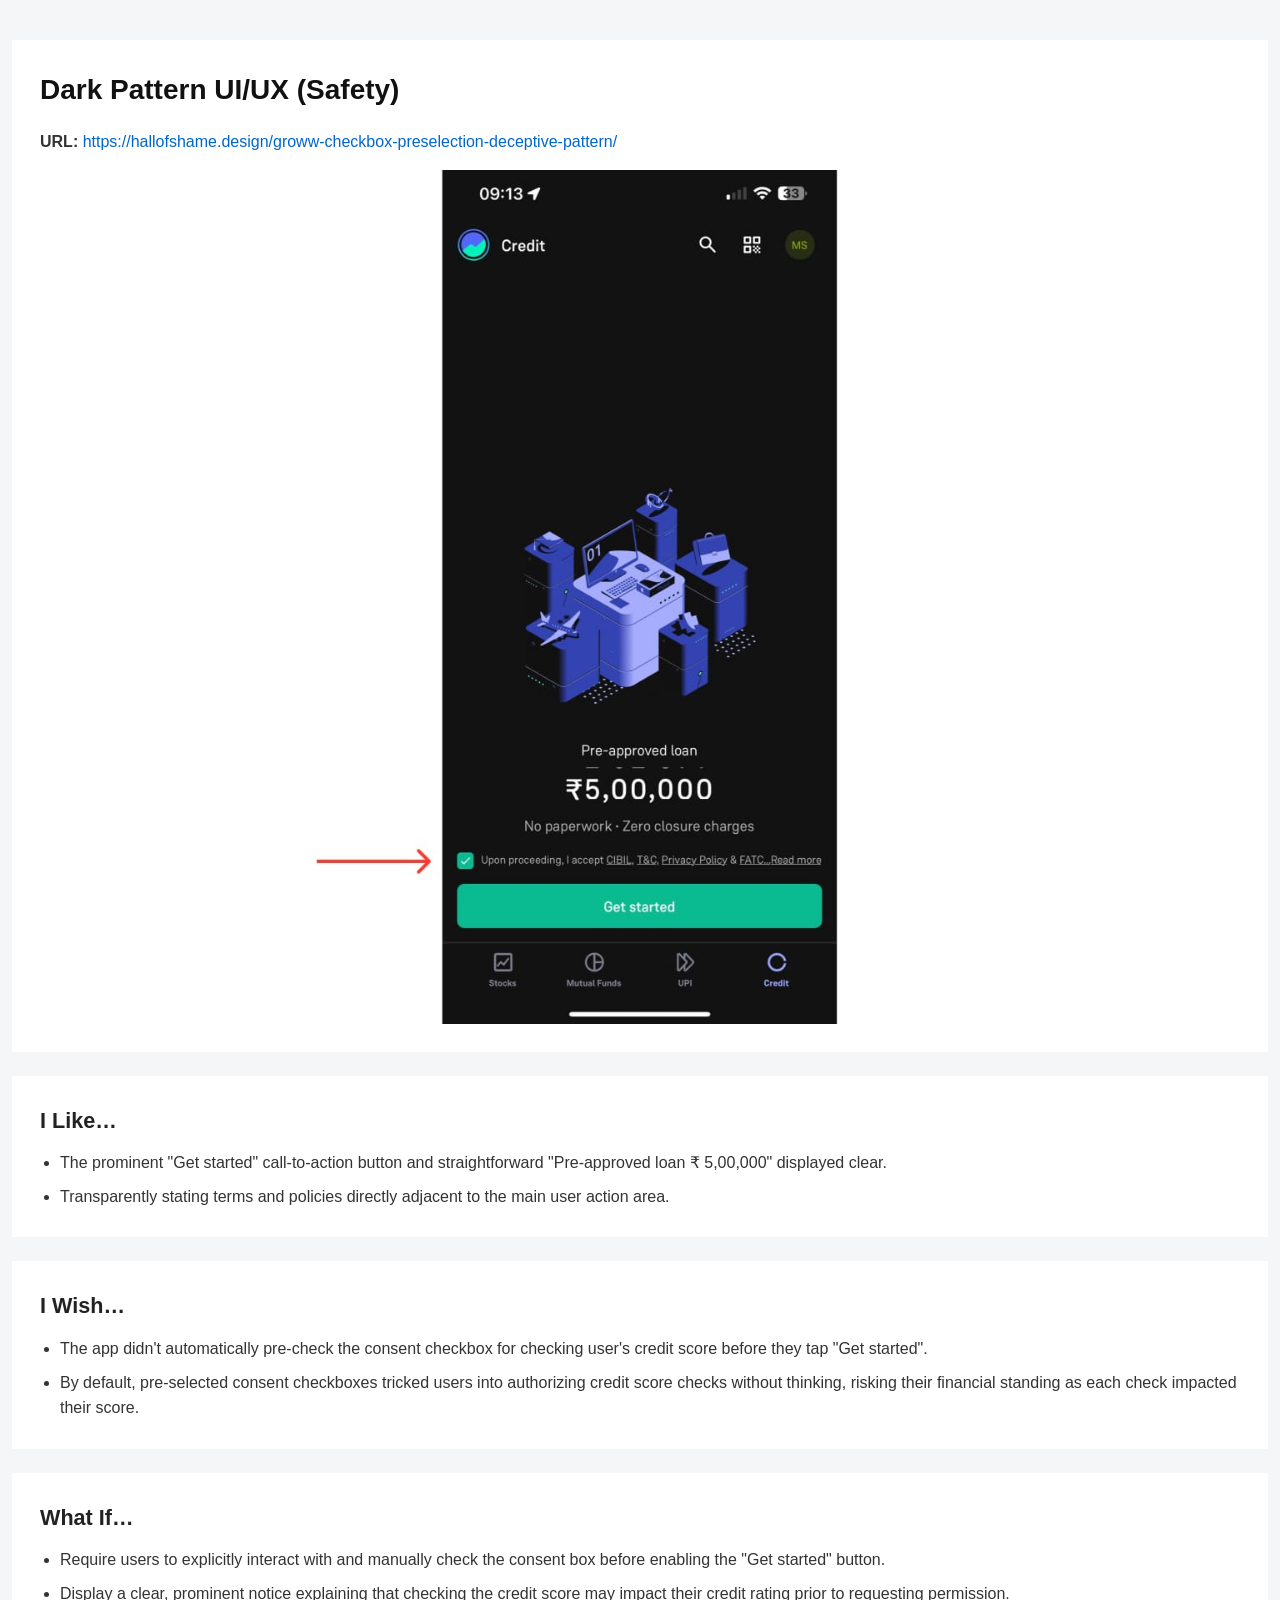
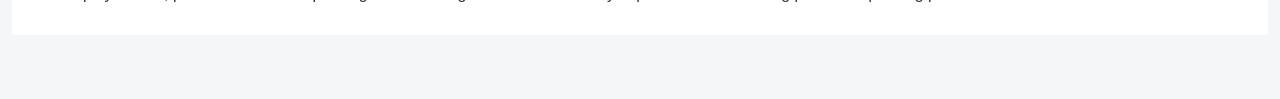
<file: Poor Safety Example for Studio/index.html>
<!DOCTYPE HTML>
<html lang="en">
<head>
  <meta charset="UTF-8">
  <title>Safety Design Hall of Shame</title>
  <link rel="stylesheet" href="./css/style.css">
</head>
<body>

  <section>
    <h1>Dark Pattern UI/UX (Safety)</h1>
    <p><b>URL: </b><a href="https://hallofshame.design/groww-checkbox-preselection-deceptive-pattern/">https://hallofshame.design/groww-checkbox-preselection-deceptive-pattern/</a></p>
    <img src="./image/groww.jpg" alt="Screenshot showing Groww app loan screen with preselected consent checkbox above the action button">
  </section>

  <section>
    <h2>I Like…</h2>
    <ul>
      <li>The prominent "Get started" call-to-action button and straightforward "Pre-approved loan ₹ 5,00,000" displayed clear.</li>
      <li>Transparently stating terms and policies directly adjacent to the main user action area.</li>
    </ul>
  </section>

  <section>
    <h2>I Wish…</h2>
    <ul>
      <li>The app didn't automatically pre-check the consent checkbox for checking user's credit score before they tap "Get started".</li>
      <li>By default, pre-selected consent checkboxes tricked users into authorizing credit score checks without thinking, risking their financial standing as each check impacted their score.</li>
    </ul>
  </section>

  <section>
    <h2>What If…</h2>
    <ul>
      <li>Require users to explicitly interact with and manually check the consent box before enabling the "Get started" button.</li>
      <li>Display a clear, prominent notice explaining that checking the credit score may impact their credit rating prior to requesting permission.</li>
    </ul>
  </section>

</body>
</html>
</file>
<file: Poor Safety Example for Studio/css/style.css>
body {
    font-family: -apple-system, BlinkMacSystemFont, "Segoe UI", Roboto, Helvetica, Arial, sans-serif;
    font-size: 16px;
    line-height: 1.6;
    color: #333;
    background-color: #f4f6f8;
    display: flex;
    flex-direction: column;
    align-items: center;
    padding: 40px 20px;
    margin: 0;
}

section {
    background: #ffffff;
    max-width: 1200px;
    width: 100%;
    margin-bottom: 24px;
    padding: 28px;
}

h1 {
    font-size: 1.75rem;
    margin-top: 0;
    margin-bottom: 16px;
    color: #111;
}

h2 {
    font-size: 1.35rem;
    margin-top: 0;
    margin-bottom: 12px;
    color: #222;
}

p {
    font-size: 1rem;
    margin-bottom: 16px;
}

ul {
    margin: 0;
    padding-left: 20px;
}

li {
    font-size: 1rem;
    margin-bottom: 8px;
}

li:last-child {
    margin-bottom: 0;
}

a {
    color: #0066cc;
    text-decoration: none;
    word-break: break-all;
}

a:hover {
    text-decoration: underline;
}

img {
    max-width: 100%;
    width: auto;
    height: auto;
    border-radius: 8px;
    margin-top: 12px;
    display: block;
}
</file>
